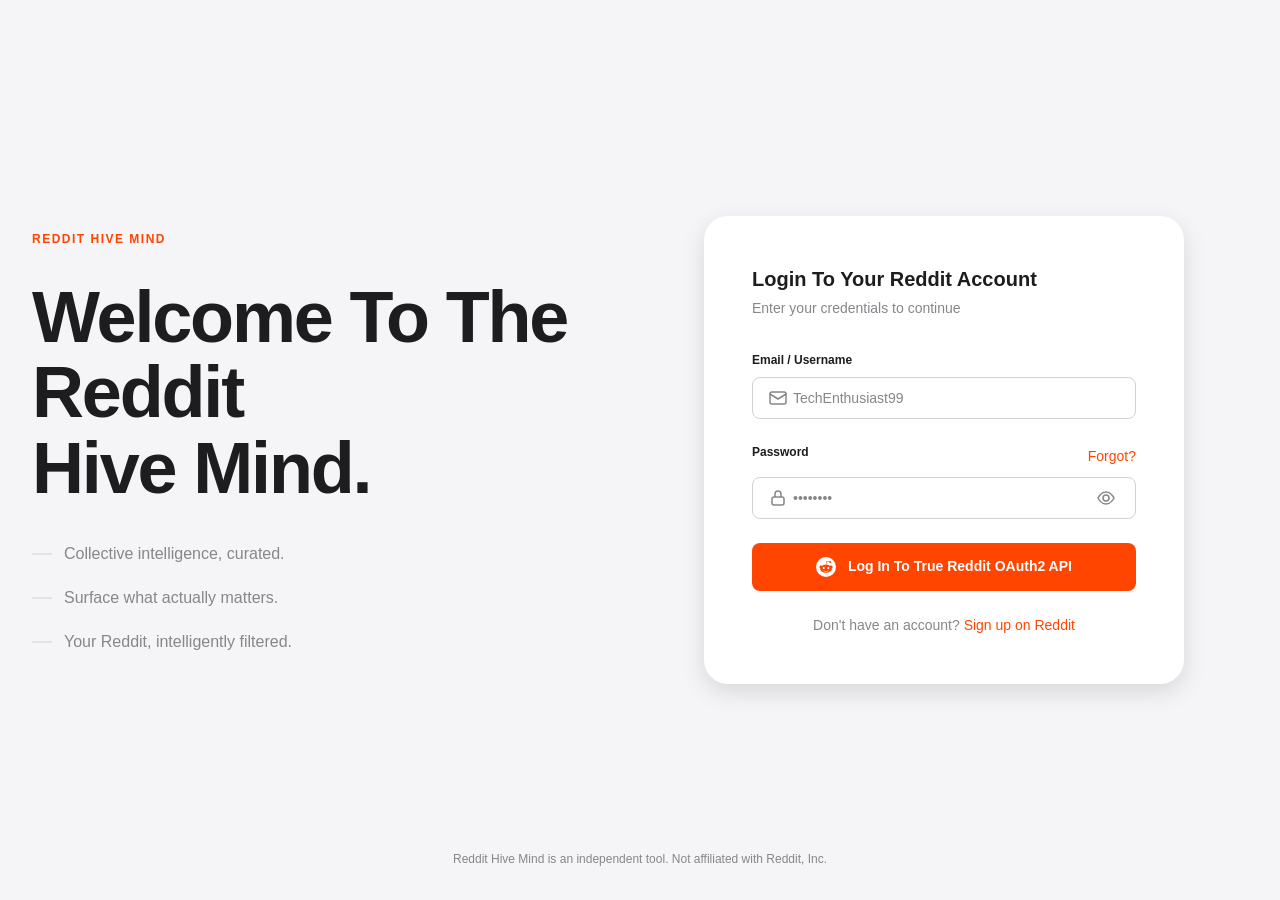
<file: index.html>
<!DOCTYPE html>
<html lang="en">

<head>
    <meta charset="UTF-8">
    <meta name="viewport" content="width=device-width, initial-scale=1.0">
    <title>Reddit Hive Mind</title>
    <link rel="stylesheet" href="main.css">
</head>

<body class="login-page">
    <div class="container">
        <!-- Left Section -->
        <div class="hero-section">
            <div class="brand-label">REDDIT HIVE MIND</div>
            <h1 class="hero-title">
                Welcome To The<br>
                Reddit<br>
                Hive Mind.
            </h1>
            <ul class="tagline-list">
                <li>Collective intelligence, curated.</li>
                <li>Surface what actually matters.</li>
                <li>Your Reddit, intelligently filtered.</li>
            </ul>
        </div>

        <!-- Right Section - Login Card -->
        <div class="login-card">
            <h2>Login To Your Reddit Account</h2>
            <p class="subtitle">Enter your credentials to continue</p>

            <div class="error-message" id="errorMessage" style="display: none;">
                <svg width="16" height="16" viewBox="0 0 16 16" fill="none">
                    <path d="M8 1.5L1.5 14.5H14.5L8 1.5Z" stroke="#FF4500" stroke-width="1.5" stroke-linecap="round"
                        stroke-linejoin="round" />
                    <path d="M8 6V9" stroke="#FF4500" stroke-width="1.5" stroke-linecap="round" />
                    <circle cx="8" cy="11.5" r="0.5" fill="#FF4500" />
                </svg>
                <span>Failed login due to wrong username, email or password.</span>
            </div>

            <form id="loginForm">
                <div class="form-group">
                    <label for="email">Email / Username</label>
                    <div class="input-wrapper">
                        <svg class="input-icon" width="20" height="20" viewBox="0 0 20 20" fill="none">
                            <rect x="2" y="4" width="16" height="12" rx="2" stroke="#86868B" stroke-width="1.5" />
                            <path d="M2 6L10 11L18 6" stroke="#86868B" stroke-width="1.5" stroke-linecap="round" />
                        </svg>
                        <input type="text" id="email" placeholder="TechEnthusiast99" required>
                    </div>
                </div>

                <div class="form-group">
                    <div class="label-row">
                        <label for="password">Password</label>
                        <a href="#" class="forgot-link">Forgot?</a>
                    </div>
                    <div class="input-wrapper">
                        <svg class="input-icon" width="20" height="20" viewBox="0 0 20 20" fill="none">
                            <rect x="4" y="9" width="12" height="8" rx="2" stroke="#86868B" stroke-width="1.5" />
                            <path d="M7 9V6C7 4.34315 8.34315 3 10 3C11.6569 3 13 4.34315 13 6V9" stroke="#86868B"
                                stroke-width="1.5" />
                        </svg>
                        <input type="password" id="password" placeholder="••••••••" required>
                        <button type="button" class="toggle-password" id="togglePassword">
                            <svg width="20" height="20" viewBox="0 0 20 20" fill="none">
                                <path
                                    d="M10 7C8.34315 7 7 8.34315 7 10C7 11.6569 8.34315 13 10 13C11.6569 13 13 11.6569 13 10C13 8.34315 11.6569 7 10 7Z"
                                    stroke="#86868B" stroke-width="1.5" />
                                <path d="M10 4C5 4 2 10 2 10C2 10 5 16 10 16C15 16 18 10 18 10C18 10 15 4 10 4Z"
                                    stroke="#86868B" stroke-width="1.5" />
                            </svg>
                        </button>
                    </div>
                </div>

                <button type="submit" class="btn-primary reddit-oauth-btn" id="loginBtn" style="background-color: #FF4500; border-color: #FF4500; font-weight: 600;">
                    <svg width="20" height="20" viewBox="0 0 24 24" fill="white" style="margin-right: 8px; vertical-align: middle;"><path d="M12 0A12 12 0 0 0 0 12a12 12 0 0 0 12 12 12 12 0 0 0 12-12A12 12 0 0 0 12 0zm5.01 4.744c.688 0 1.25.561 1.25 1.249a1.25 1.25 0 0 1-2.498.056l-2.597-.547-.8 3.747c1.824.07 3.48.632 4.674 1.488.308-.309.73-.491 1.207-.491.968 0 1.754.786 1.754 1.754 0 .716-.435 1.333-1.01 1.614a3.111 3.111 0 0 1 .042.52c0 2.694-3.13 4.87-7.004 4.87-3.874 0-7.004-2.176-7.004-4.87 0-.183.015-.366.043-.534A1.748 1.748 0 0 1 4.028 12c0-.968.786-1.754 1.754-1.754.463 0 .898.196 1.207.49 1.207-.883 2.878-1.43 4.744-1.487l.885-4.182a.342.342 0 0 1 .14-.197.35.35 0 0 1 .238-.042l2.906.617a1.214 1.214 0 0 1 1.108-.701zM9.25 12C8.56 12 8 12.562 8 13.25c0 .687.561 1.248 1.25 1.248.687 0 1.248-.561 1.248-1.249 0-.688-.561-1.249-1.249-1.249zm5.5 0c-.687 0-1.248.562-1.248 1.25 0 .687.561 1.248 1.249 1.248.688 0 1.249-.561 1.249-1.249 0-.688-.562-1.249-1.25-1.249zm-5.466 3.99a.327.327 0 0 0-.231.094.33.33 0 0 0 0 .463c.842.842 2.484.913 2.961.913.477 0 2.105-.056 2.961-.913a.361.361 0 0 0 .029-.463.33.33 0 0 0-.464 0c-.547.533-1.684.73-2.512.73-.828 0-1.979-.196-2.512-.73a.326.326 0 0 0-.232-.095z"/></svg>
                    <span class="btn-text">Log In To True Reddit OAuth2 API</span>
                    <span class="btn-loading" style="display: none;">
                        <svg class="spinner" width="20" height="20" viewBox="0 0 20 20">
                            <circle cx="10" cy="10" r="8" stroke="white" stroke-width="2" fill="none"
                                stroke-dasharray="40" stroke-dashoffset="10" />
                        </svg>
                        <span id="oauth-status-text">Fetching Secure PRAW Refresh Tokens...</span>
                    </span>
                </button>

                <p class="signup-text">
                    Don't have an account? <a href="https://www.reddit.com/register" target="_blank"
                        class="signup-link">Sign up on Reddit</a>
                </p>
            </form>
        </div>
    </div>

    <footer class="disclaimer">
        Reddit Hive Mind is an independent tool. Not affiliated with Reddit, Inc.
    </footer>

    <script src="login.js"></script>
</body>

</html>
</file>
<file: main.css>
/* ===================================
   REDDIT HIVE MIND - MAIN STYLESHEET
   Exact pixel-perfect recreation from Figma
   =================================== */

/* === ROOT VARIABLES === */
:root {
    /* Brand Colors */
    --reddit-orange: #FF4500;
    --reddit-orange-hover: #FF5722;

    /* Neutrals */
    --gray-50: #F5F5F7;
    --gray-100: #E8E8ED;
    --gray-200: #D1D1D6;
    --gray-400: #86868B;
    --gray-900: #1D1D1F;

    /* Sentiment Colors */
    --positive-green: #5B9B74;
    --neutral-gray: #86868B;
    --negative-red: #E75D56;

    /* Background */
    --bg-light: #F5F5F7;
    --bg-white: #FFFFFF;
    --bg-card: #FFFFFF;

    /* Text */
    --text-primary: #1D1D1F;
    --text-secondary: #86868B;

    /* Shadows */
    --shadow-sm: 0 1px 3px rgba(0, 0, 0, 0.04);
    --shadow-md: 0 4px 12px rgba(0, 0, 0, 0.08);
    --shadow-lg: 0 8px 24px rgba(0, 0, 0, 0.12);

    /* Transitions */
    --transition-fast: 150ms ease-in-out;
    --transition-normal: 250ms ease-in-out;

    /* Typography */
    --font-primary: -apple-system, BlinkMacSystemFont, 'Segoe UI', Roboto, Oxygen, Ubuntu, Cantarell, sans-serif;
}

/* === RESET & BASE === */
* {
    margin: 0;
    padding: 0;
    box-sizing: border-box;
}

html {
    font-size: 16px;
    -webkit-font-smoothing: antialiased;
    -moz-osx-font-smoothing: grayscale;
}

body {
    font-family: var(--font-primary);
    color: var(--text-primary);
    background-color: var(--bg-light);
    line-height: 1.5;
}

button {
    font-family: inherit;
    cursor: pointer;
    border: none;
    outline: none;
}

input,
select {
    font-family: inherit;
    outline: none;
}

a {
    text-decoration: none;
    color: inherit;
}

ul {
    list-style: none;
}

/* === LOGIN PAGE === */
.login-page {
    background-color: var(--bg-light);
    min-height: 100vh;
    display: flex;
    align-items: center;
    justify-content: center;
    padding: 2rem;
}

.container {
    display: grid;
    grid-template-columns: 1fr 1fr;
    gap: 8rem;
    max-width: 1400px;
    width: 100%;
    align-items: center;
}

/* Hero Section */
.hero-section {
    max-width: 600px;
}

.brand-label {
    font-size: 0.75rem;
    font-weight: 600;
    letter-spacing: 1.5px;
    text-transform: uppercase;
    color: var(--reddit-orange);
    margin-bottom: 2rem;
}

.hero-title {
    font-size: 4.5rem;
    font-weight: 700;
    line-height: 1.05;
    letter-spacing: -0.03em;
    color: var(--text-primary);
    margin-bottom: 2rem;
}

.tagline-list {
    list-style: none;
    font-size: 1rem;
    color: var(--text-secondary);
    line-height: 2;
}

.tagline-list li {
    position: relative;
    padding-left: 2rem;
    margin-bottom: 0.75rem;
}

.tagline-list li::before {
    content: '';
    position: absolute;
    left: 0;
    top: 50%;
    transform: translateY(-50%);
    width: 20px;
    height: 1px;
    background-color: var(--gray-200);
}

/* Login Card */
.login-card {
    background: var(--bg-white);
    border-radius: 24px;
    padding: 3rem;
    box-shadow: var(--shadow-lg);
    max-width: 480px;
    width: 100%;
}

.login-card h2 {
    font-size: 1.25rem;
    font-weight: 600;
    color: var(--text-primary);
    margin-bottom: 0.25rem;
}

.login-card .subtitle {
    font-size: 0.875rem;
    color: var(--text-secondary);
    margin-bottom: 2rem;
}

/* Error Message */
.error-message {
    background: #FFF5F5;
    border: none;
    border-radius: 8px;
    padding: 0.75rem 1rem;
    margin-bottom: 1.5rem;
    display: flex;
    align-items: center;
    gap: 0.75rem;
    font-size: 0.875rem;
    color: #C62828;
}

.error-message svg {
    flex-shrink: 0;
}

/* Form */
.form-group {
    margin-bottom: 1.5rem;
}

.form-group label {
    display: block;
    font-size: 0.75rem;
    font-weight: 600;
    color: var(--text-primary);
    margin-bottom: 0.5rem;
}

.label-row {
    display: flex;
    justify-content: space-between;
    align-items: center;
    margin-bottom: 0.5rem;
}

.forgot-link {
    font-size: 0.875rem;
    color: var(--reddit-orange);
    font-weight: 500;
    transition: opacity var(--transition-fast);
}

.forgot-link:hover {
    opacity: 0.8;
}

.input-wrapper {
    position: relative;
    display: flex;
    align-items: center;
}

.input-icon {
    position: absolute;
    left: 1rem;
    pointer-events: none;
}

.input-wrapper input {
    width: 100%;
    padding: 0.75rem 1rem 0.75rem 2.5rem;
    border: 1px solid var(--gray-200);
    border-radius: 8px;
    font-size: 0.875rem;
    color: var(--text-primary);
    transition: all var(--transition-fast);
}

.input-wrapper input::placeholder {
    color: var(--text-secondary);
}

.input-wrapper input:focus {
    border-color: var(--reddit-orange);
}

.toggle-password {
    position: absolute;
    right: 1rem;
    background: transparent;
    padding: 0.25rem;
    display: flex;
    align-items: center;
    justify-content: center;
}

/* Buttons */
.btn-primary {
    width: 100%;
    padding: 0.875rem;
    background: #252528;
    color: white;
    border-radius: 8px;
    font-size: 0.875rem;
    font-weight: 500;
    transition: all var(--transition-fast);
    margin-bottom: 1.5rem;
    position: relative;
}

.btn-primary:hover {
    background: #000;
}

.btn-primary:active {
    transform: scale(0.98);
}

.btn-loading {
    display: flex;
    align-items: center;
    justify-content: center;
    gap: 0.5rem;
}

.spinner {
    animation: spin 0.8s linear infinite;
}

@keyframes spin {
    to {
        transform: rotate(360deg);
    }
}

.signup-text {
    text-align: center;
    font-size: 0.875rem;
    color: var(--text-secondary);
}

.signup-link {
    color: var(--reddit-orange);
    font-weight: 500;
}

.signup-link:hover {
    text-decoration: underline;
}

/* Footer */
.disclaimer {
    position: fixed;
    bottom: 2rem;
    left: 50%;
    transform: translateX(-50%);
    font-size: 0.75rem;
    color: var(--text-secondary);
}

/* === DASHBOARD LAYOUT === */
.dashboard-page {
    display: flex;
    background: var(--bg-light);
    min-height: 100vh;
}

/* Sidebar */
.sidebar {
    width: 200px;
    background: var(--bg-white);
    border-right: 1px solid var(--gray-100);
    padding: 2rem 1rem;
    display: flex;
    flex-direction: column;
    align-items: center;
    position: fixed;
    height: 100vh;
    left: 0;
    top: 0;
}

.logo {
    margin-bottom: 3rem;
}

.nav-menu {
    flex: 1;
    width: 100%;
}

.nav-item {
    margin-bottom: 0.5rem;
}

.nav-item a {
    display: flex;
    flex-direction: column;
    align-items: center;
    gap: 0.5rem;
    padding: 1rem;
    border-radius: 12px;
    color: var(--text-secondary);
    transition: all var(--transition-fast);
    text-align: center;
}

.nav-item a span {
    font-size: 0.75rem;
    font-weight: 500;
}

.nav-item:hover a {
    background: var(--gray-50);
    color: var(--text-primary);
}

.nav-item.active a {
    background: #FFF5F0;
    color: var(--reddit-orange);
}

.notification-btn {
    background: transparent;
    padding: 0.75rem;
    border-radius: 12px;
    transition: background var(--transition-fast);
}

.notification-btn:hover {
    background: var(--gray-50);
}

/* Main Content */
.main-content {
    margin-left: 200px;
    flex: 1;
    min-height: 100vh;
}

/* Page Header */
.page-header {
    background: transparent;
    padding: 1.25rem 2.5rem;
    display: flex;
    justify-content: space-between;
    align-items: center;
    border-bottom: none;
    position: sticky;
    top: 0;
    z-index: 10;
}

.header-left {
    display: flex;
    align-items: center;
    gap: 0.75rem;
}

.page-title {
    font-size: 1.125rem;
    font-weight: 600;
    color: var(--text-primary);
}

.header-right {
    display: flex;
    align-items: center;
    gap: 2rem;
}

.date-time {
    text-align: right;
}

.date {
    font-size: 0.875rem;
    font-weight: 500;
    color: var(--text-primary);
}

.time {
    font-size: 0.75rem;
    color: var(--text-secondary);
}

.user-menu {
    display: flex;
    align-items: center;
    gap: 0.75rem;
    cursor: pointer;
    padding: 0.5rem 1rem;
    border-radius: 20px;
    transition: background var(--transition-fast);
    position: relative;
}

.user-menu:hover {
    background: rgba(0, 0, 0, 0.03);
}

.user-avatar {
    width: 32px;
    height: 32px;
    border-radius: 50%;
    overflow: hidden;
}

.username {
    font-size: 0.875rem;
    font-weight: 500;
    color: var(--text-primary);
}

/* Dashboard Content */
.dashboard-content {
    padding: 1rem 2.5rem 2.5rem 2.5rem;
}

/* Topic Search Section */
.search-section {
    display: flex;
    gap: 1rem;
    margin-bottom: 2rem;
    background: var(--bg-white);
    padding: 1.5rem;
    border-radius: 20px;
    box-shadow: 0 4px 20px rgba(0, 0, 0, 0.03);
}

.search-box {
    flex: 1;
    position: relative;
    display: flex;
    align-items: center;
}

.search-icon {
    position: absolute;
    left: 1.25rem;
    color: var(--text-secondary);
}

.topic-search-input {
    width: 100%;
    padding: 1rem 1rem 1rem 3.5rem;
    border: 1px solid var(--gray-200);
    border-radius: 12px;
    font-size: 1rem;
    color: var(--text-primary);
    transition: all var(--transition-fast);
}

.topic-search-input:focus {
    outline: none;
    border-color: var(--reddit-orange);
    box-shadow: 0 0 0 3px rgba(255, 69, 0, 0.1);
}

.analyze-btn {
    width: auto !important;
    padding: 1rem 2rem;
    white-space: nowrap;
    margin: 0;
    align-self: center;
}

.section-header {
    display: flex;
    justify-content: space-between;
    align-items: center;
    margin-bottom: 2rem;
}

.section-header h2 {
    font-size: 1.75rem;
    font-weight: 600;
    color: var(--text-primary);
}

.timeline-selector {
    display: flex;
    align-items: center;
    gap: 0.75rem;
    background: var(--bg-white);
    padding: 0.5rem 1rem;
    border-radius: 12px;
    border: 1px solid var(--gray-100);
    position: relative;
}

.timeline-selector label {
    font-size: 0.875rem;
    color: var(--text-secondary);
    font-weight: 500;
}

.timeline-selector select {
    border: none;
    background: transparent;
    font-size: 0.875rem;
    font-weight: 600;
    color: var(--reddit-orange);
    padding-right: 1.5rem;
    appearance: none;
    cursor: pointer;
}

.timeline-selector svg {
    position: absolute;
    right: 1rem;
    pointer-events: none;
}

/* Score Grid */
.score-grid {
    display: grid;
    grid-template-columns: repeat(3, 1fr);
    gap: 1.5rem;
    margin-bottom: 2rem;
}

.score-card {
    background: var(--bg-white);
    border-radius: 20px;
    padding: 2rem;
    box-shadow: 0 4px 20px rgba(0, 0, 0, 0.03);
    border: none;
}

.score-card h3 {
    font-size: 1rem;
    font-weight: 600;
    color: var(--text-primary);
    margin-bottom: 1.5rem;
}

/* Gauge */
.gauge-container {
    display: flex;
    flex-direction: column;
    align-items: center;
    gap: 1rem;
}

.gauge {
    max-width: 200px;
}

.large-score {
    font-size: 3rem;
    font-weight: 600;
    color: var(--text-primary);
    text-align: center;
    margin-bottom: 0.5rem;
}

.score-label {
    display: flex;
    align-items: center;
    gap: 0.5rem;
    font-size: 0.875rem;
    font-weight: 500;
    justify-content: center;
}

.score-label.positive {
    color: var(--positive-green);
}

.score-label.neutral {
    color: var(--neutral-gray);
}

.score-label.negative {
    color: var(--negative-red);
}

.sentiment-score-subtitle {
    text-align: center;
    font-size: 0.75rem;
    color: var(--text-secondary);
    margin-bottom: 1.5rem;
}

/* Breakdown */
.breakdown-toggle {
    width: 100%;
    background: #FFF5F0;
    color: var(--reddit-orange);
    padding: 0.75rem;
    border-radius: 12px;
    font-size: 0.875rem;
    font-weight: 500;
    display: flex;
    align-items: center;
    justify-content: center;
    gap: 0.5rem;
    margin-bottom: 1rem;
    transition: background var(--transition-fast);
}

.breakdown-toggle:hover {
    background: #FFE5D9;
}

.breakdown-list {
    display: flex;
    flex-direction: column;
    gap: 0.75rem;
}

.breakdown-item {
    display: flex;
    justify-content: space-between;
    align-items: center;
    padding: 0.75rem 0;
    border-bottom: 1px solid var(--gray-100);
}

.breakdown-item:last-child {
    border-bottom: none;
}

.breakdown-label {
    display: flex;
    align-items: center;
    gap: 0.5rem;
    font-size: 0.875rem;
    color: var(--text-primary);
}

.breakdown-value {
    display: flex;
    align-items: center;
    gap: 0.5rem;
}

.percentage {
    font-size: 0.875rem;
    font-weight: 600;
    color: var(--text-primary);
}

/* Chart Container */
.chart-container {
    background: var(--bg-white);
    border-radius: 20px;
    padding: 2.5rem;
    box-shadow: 0 4px 20px rgba(0, 0, 0, 0.03);
    border: none;
}

.chart-header {
    display: flex;
    justify-content: space-between;
    align-items: center;
    margin-bottom: 2rem;
}

.chart-header h3 {
    font-size: 1rem;
    font-weight: 600;
    color: var(--text-primary);
}

.chart-subtitle {
    font-size: 0.875rem;
    color: var(--text-secondary);
    margin-top: 0.25rem;
}

.chart-legend {
    display: flex;
    gap: 1.5rem;
}

.legend-item {
    display: flex;
    align-items: center;
    gap: 0.5rem;
    font-size: 0.75rem;
    color: var(--text-secondary);
}

.legend-item svg {
    border-radius: 2px;
}

.chart-wrapper {
    position: relative;
    height: 300px;
}

/* === PERSONAL PAGE === */
.trend-badge {
    display: flex;
    align-items: center;
    gap: 0.5rem;
    background: #FFF5F0;
    padding: 0.5rem 1rem;
    border-radius: 20px;
    font-size: 0.875rem;
    font-weight: 500;
}

.trend-badge.positive {
    color: var(--reddit-orange);
}

.personal-grid {
    display: grid;
    grid-template-columns: 400px 1fr;
    gap: 1.5rem;
    margin-bottom: 2rem;
}

.personal-score-card {
    background: var(--bg-white);
    border-radius: 20px;
    padding: 2.5rem;
    box-shadow: 0 4px 20px rgba(0, 0, 0, 0.03);
    border: none;
}

.personal-score-card h3 {
    font-size: 1rem;
    font-weight: 600;
    color: var(--text-primary);
    margin-bottom: 1.5rem;
}

.gauge-container-small {
    display: flex;
    flex-direction: column;
    align-items: center;
    gap: 1rem;
    margin-bottom: 2rem;
}

.score-label-small {
    display: flex;
    align-items: center;
    gap: 0.5rem;
    font-size: 0.75rem;
    font-weight: 500;
}

.score-label-small.positive {
    color: var(--positive-green);
}

.stats-list {
    display: flex;
    flex-direction: column;
    gap: 0.75rem;
}

.stat-row {
    display: flex;
    justify-content: space-between;
    align-items: center;
    padding: 0.75rem 0;
    border-bottom: 1px solid var(--gray-100);
}

.stat-row:last-child {
    border-bottom: none;
}

.stat-label {
    font-size: 0.875rem;
    color: var(--text-secondary);
}

.stat-value {
    font-size: 0.875rem;
    font-weight: 600;
    color: var(--text-primary);
    display: flex;
    align-items: center;
    gap: 0.25rem;
}

.stat-value.positive {
    color: var(--positive-green);
}

/* Trends Card */
.trends-card {
    background: var(--bg-white);
    border-radius: 20px;
    padding: 2rem;
    box-shadow: var(--shadow-sm);
    border: 1px solid var(--gray-100);
}

.trends-card h3 {
    font-size: 1rem;
    font-weight: 600;
    color: var(--text-primary);
    margin-bottom: 0.5rem;
}

.trends-subtitle {
    font-size: 0.875rem;
    color: var(--text-secondary);
    margin-bottom: 1.5rem;
}

.trends-list {
    display: flex;
    flex-direction: column;
    gap: 1rem;
}

.trend-item {
    display: grid;
    grid-template-columns: auto 1fr auto;
    gap: 1rem;
    align-items: start;
    padding: 1rem;
    border-radius: 12px;
    border: 1px solid var(--gray-100);
}

.trend-icon {
    width: 32px;
    height: 32px;
    border-radius: 8px;
    display: flex;
    align-items: center;
    justify-content: center;
}

.trend-icon.positive {
    background: #E8F5E9;
}

.trend-icon.neutral {
    background: #F5F5F5;
}

.trend-icon.negative {
    background: #FFEBEE;
}

.trend-content {
    flex: 1;
}

.trend-title {
    font-size: 0.875rem;
    font-weight: 600;
    color: var(--text-primary);
    margin-bottom: 0.25rem;
}

.trend-desc {
    font-size: 0.8125rem;
    color: var(--text-secondary);
}

.trend-stats {
    text-align: right;
}

.trend-percent {
    font-size: 1rem;
    font-weight: 600;
    display: block;
    margin-bottom: 0.25rem;
}

.trend-percent.positive {
    color: var(--positive-green);
}

.trend-percent.neutral {
    color: var(--neutral-gray);
}

.trend-percent.negative {
    color: var(--negative-red);
}

.trend-label {
    font-size: 0.75rem;
    color: var(--text-secondary);
}

/* === RECOMMENDATIONS PAGE === */
.recommendations-page {
    max-width: 1200px;
}

.recs-badge {
    background: #FFF5F0;
    padding: 0.5rem 1rem;
    border-radius: 20px;
}

.badge-text {
    font-size: 0.875rem;
    font-weight: 500;
    color: var(--reddit-orange);
}

.intro-box {
    background: var(--bg-white);
    border-radius: 16px;
    padding: 1.5rem;
    margin-bottom: 2rem;
    border: 1px solid var(--gray-100);
}

.intro-box p {
    font-size: 0.9375rem;
    color: var(--text-secondary);
    line-height: 1.6;
}

.subreddits-section h3 {
    font-size: 1rem;
    font-weight: 600;
    color: var(--text-primary);
    margin-bottom: 1.5rem;
}

.subreddit-list {
    display: flex;
    flex-direction: column;
    gap: 1rem;
}

.subreddit-card {
    background: var(--bg-white);
    border-radius: 16px;
    padding: 1.5rem;
    border: 1px solid var(--gray-100);
    display: grid;
    grid-template-columns: auto 1fr auto auto;
    gap: 1.5rem;
    align-items: center;
    transition: all var(--transition-fast);
}

.subreddit-card:hover {
    box-shadow: var(--shadow-md);
    border-color: var(--gray-200);
}

.subreddit-rank {
    width: 40px;
    height: 40px;
    background: var(--gray-50);
    border-radius: 12px;
    display: flex;
    align-items: center;
    justify-content: center;
    font-size: 1.125rem;
    font-weight: 600;
    color: var(--text-primary);
}

.subreddit-content {
    flex: 1;
}

.subreddit-header {
    display: flex;
    align-items: baseline;
    gap: 0.75rem;
    margin-bottom: 0.5rem;
}

.subreddit-header h4 {
    font-size: 1rem;
    font-weight: 600;
    color: var(--text-primary);
}

.member-count {
    font-size: 0.75rem;
    color: var(--text-secondary);
}

.subreddit-desc {
    font-size: 0.875rem;
    color: var(--text-secondary);
    margin-bottom: 0.5rem;
    line-height: 1.5;
}

.match-reason {
    font-size: 0.8125rem;
    color: var(--reddit-orange);
    margin-bottom: 0.75rem;
}

.tag-list {
    display: flex;
    gap: 0.5rem;
    flex-wrap: wrap;
}

.tag {
    background: var(--gray-50);
    padding: 0.25rem 0.75rem;
    border-radius: 12px;
    font-size: 0.75rem;
    color: var(--text-secondary);
    font-weight: 500;
}

.subreddit-match {
    text-align: center;
}

.match-score {
    font-size: 1.5rem;
    font-weight: 600;
    color: var(--text-primary);
}

.match-label {
    font-size: 0.75rem;
    color: var(--text-secondary);
}

.subreddit-actions {
    display: flex;
    gap: 0.5rem;
}

.btn-join {
    background: var(--reddit-orange);
    color: white;
    padding: 0.625rem 1.25rem;
    border-radius: 12px;
    font-size: 0.875rem;
    font-weight: 500;
    display: flex;
    align-items: center;
    gap: 0.5rem;
    transition: background var(--transition-fast);
}

.btn-join:hover {
    background: var(--reddit-orange-hover);
}

.btn-external {
    background: transparent;
    border: 1px solid var(--gray-200);
    padding: 0.625rem;
    border-radius: 12px;
    display: flex;
    align-items: center;
    justify-content: center;
    transition: all var(--transition-fast);
}

.btn-external:hover {
    background: var(--gray-50);
    border-color: var(--gray-400);
}

/* === MODAL PREVIEW === */
.modal-preview {
    position: fixed;
    inset: 0;
    background: rgba(0, 0, 0, 0.5);
    display: none; /* hidden by default */
    align-items: center;
    justify-content: center;
    z-index: 1000;
    padding: 2rem;
}

.modal-preview.show {
    display: flex;
}

.modal {
    background: white;
    border-radius: 24px;
    padding: 2.5rem;
    max-width: 480px;
    width: 100%;
    text-align: center;
    box-shadow: var(--shadow-lg);
}

.modal-icon {
    width: 64px;
    height: 64px;
    margin: 0 auto 1.5rem;
    background: #FFF5F0;
    border-radius: 50%;
    display: flex;
    align-items: center;
    justify-content: center;
}

.modal h3 {
    font-size: 1.25rem;
    font-weight: 600;
    color: var(--text-primary);
    margin-bottom: 0.75rem;
}

.modal p {
    font-size: 0.9375rem;
    color: var(--text-secondary);
    line-height: 1.6;
    margin-bottom: 2rem;
}

.modal button:not(.close-modal) {
    width: 100%;
    padding: 1rem;
    background: var(--text-primary);
    color: white;
    border-radius: 12px;
    font-size: 0.9375rem;
    font-weight: 500;
    transition: background var(--transition-fast);
}

.modal button:not(.close-modal):hover {
    background: #000;
}

.loading-modal {
    background: white;
    border-radius: 24px;
    padding: 3rem;
    max-width: 400px;
    width: 100%;
    text-align: center;
    box-shadow: var(--shadow-lg);
}

.loading-spinner {
    width: 48px;
    height: 48px;
    margin: 0 auto 1.5rem;
    border: 4px solid var(--gray-100);
    border-top-color: var(--reddit-orange);
    border-radius: 50%;
    animation: spin 0.8s linear infinite;
}

.loading-modal h3 {
    font-size: 1.125rem;
    font-weight: 600;
    color: var(--text-primary);
    margin-bottom: 0.5rem;
}

.loading-modal p {
    font-size: 0.875rem;
    color: var(--text-secondary);
}

.progress-bar {
    width: 100%;
    height: 4px;
    background: var(--gray-100);
    border-radius: 2px;
    margin-top: 1.5rem;
    overflow: hidden;
}

/* === SETTINGS MODAL === */
.settings-modal {
    max-width: 500px;
    text-align: left;
}

.settings-modal .modal-header {
    display: flex;
    justify-content: space-between;
    align-items: center;
    margin-bottom: 1.5rem;
    border-bottom: 1px solid var(--gray-100);
    padding-bottom: 1rem;
}

.settings-modal h3 {
    margin-bottom: 0;
    font-size: 1.25rem;
}

.close-modal {
    background: transparent !important;
    border: none;
    cursor: pointer;
    color: var(--text-secondary);
    transition: color var(--transition-fast);
    display: flex;
    align-items: center;
    justify-content: center;
    width: auto !important;
    padding: 0 !important;
}

.close-modal svg {
    width: 24px;
    height: 24px;
}

.close-modal:hover {
    color: var(--text-primary);
}

.settings-group {
    margin-bottom: 1.5rem;
}

.settings-group label {
    display: block;
    font-size: 0.875rem;
    font-weight: 600;
    color: var(--text-primary);
    margin-bottom: 0.5rem;
}

.settings-group p {
    font-size: 0.8125rem;
    color: var(--text-secondary);
    margin-bottom: 1rem;
}

.settings-group select, 
.settings-group input[type="text"] {
    width: 100%;
    padding: 0.75rem 1rem;
    border: 1px solid var(--gray-200);
    border-radius: 8px;
    font-size: 0.875rem;
    background: var(--bg-light);
    color: var(--text-primary);
    margin-bottom: 0.5rem;
}

.settings-modal .btn-primary {
    margin-bottom: 0;
}

/* === PROFILE PAGE === */
.profile-content {
    max-width: 800px;
    margin: 0 auto;
}

.profile-header-card {
    background: var(--bg-white);
    border-radius: 20px;
    padding: 3rem;
    box-shadow: 0 4px 20px rgba(0, 0, 0, 0.03);
    border: none;
    display: flex;
    flex-direction: column;
    align-items: center;
    text-align: center;
    margin-bottom: 2rem;
}

.profile-avatar-large {
    width: 96px;
    height: 96px;
    border-radius: 50%;
    display: flex;
    justify-content: center;
    align-items: center;
    background: var(--reddit-orange);
    color: white;
    font-size: 2.5rem;
    font-weight: 700;
    margin-bottom: 1rem;
}

.profile-username {
    font-size: 1.5rem;
    font-weight: 700;
    color: var(--text-primary);
}

.profile-bio {
    font-size: 1rem;
    color: var(--text-secondary);
    margin-top: 0.5rem;
    max-width: 400px;
}

.readonly-notice {
    background: var(--gray-50);
    color: var(--text-secondary);
    padding: 1rem 1.5rem;
    border-radius: 12px;
    font-size: 0.875rem;
    margin-top: 1.5rem;
    display: flex;
    align-items: center;
    gap: 0.75rem;
    border: 1px solid var(--gray-100);
}

.readonly-notice svg {
    flex-shrink: 0;
}

.comment-feed {
    display: flex;
    flex-direction: column;
    gap: 1.5rem;
}

.reddit-comment-card {
    background: var(--bg-white);
    border-radius: 16px;
    padding: 1.5rem;
    box-shadow: 0 4px 20px rgba(0, 0, 0, 0.03);
}

.comment-meta {
    display: flex;
    align-items: center;
    gap: 0.5rem;
    margin-bottom: 0.5rem;
    font-size: 0.8125rem;
}

.comment-subreddit {
    font-weight: 600;
    color: var(--text-primary);
}

.comment-author {
    color: var(--text-secondary);
}

.comment-dot {
    color: var(--gray-200);
}

.comment-time {
    color: var(--text-secondary);
}

.comment-thread-title {
    font-size: 1.125rem;
    font-weight: 600;
    color: var(--text-primary);
    margin-bottom: 0.75rem;
}

.comment-body {
    font-size: 0.9375rem;
    color: var(--text-primary);
    line-height: 1.6;
    margin-bottom: 1rem;
}

.comment-actions {
    display: flex;
    align-items: center;
    gap: 1.5rem;
    color: var(--text-secondary);
    font-size: 0.875rem;
    font-weight: 500;
}

.action-btn {
    display: flex;
    align-items: center;
    gap: 0.25rem;
    cursor: pointer;
    transition: color var(--transition-fast);
}

.action-btn:hover {
    color: var(--reddit-orange);
}

.sentiment-tag {
    display: inline-flex;
    align-items: center;
    padding: 0.25rem 0.5rem;
    border-radius: 8px;
    font-size: 0.75rem;
    font-weight: 600;
    margin-left: auto;
}

.sentiment-tag.positive {
    background: #E8F5E9;
    color: var(--positive-green);
}

.sentiment-tag.negative {
    background: #FFEBEE;
    color: var(--negative-red);
}

.sentiment-tag.neutral {
    background: #F5F5F5;
    color: var(--neutral-gray);
}


/* === RESPONSIVE === */
@media (max-width: 1200px) {
    .score-grid {
        grid-template-columns: 1fr;
    }

    .personal-grid {
        grid-template-columns: 1fr;
    }
}

@media (max-width: 968px) {
    .container {
        grid-template-columns: 1fr;
        gap: 3rem;
    }

    .hero-title {
        font-size: 3rem;
    }

    .sidebar {
        width: 80px;
        padding: 1.5rem 0.5rem;
    }

    .nav-item a span {
        font-size: 0.625rem;
    }

    .main-content {
        margin-left: 80px;
    }

    .subreddit-card {
        grid-template-columns: 1fr;
        gap: 1rem;
    }

    .subreddit-match {
        text-align: left;
    }
}

@media (max-width: 640px) {
    .login-page {
        padding: 1rem;
    }

    .hero-section {
        text-align: center;
    }

    .hero-title {
        font-size: 2.5rem;
    }

    .login-card {
        padding: 2rem;
    }

    .sidebar {
        display: none;
    }

    .main-content {
        margin-left: 0;
    }

    .page-header {
        padding: 1rem;
    }

    .header-right {
        gap: 1rem;
    }

    .date-time {
        display: none;
    }

    .dashboard-content {
        padding: 1rem;
    }

    .section-header {
        flex-direction: column;
        align-items: flex-start;
        gap: 1rem;
    }
}

/* Dropdown Menus */
.dropdown-menu {
    position: absolute;
    top: calc(100% + 0.5rem);
    right: 0;
    background: var(--bg-white);
    border-radius: 12px;
    box-shadow: 0 4px 20px rgba(0, 0, 0, 0.08);
    min-width: 200px;
    padding: 0.5rem;
    display: none;
    flex-direction: column;
    z-index: 1000;
    border: 1px solid var(--gray-100);
}

.dropdown-menu.show {
    display: flex;
    animation: fadeIn 0.2s ease-out;
}

.dropdown-item {
    padding: 0.75rem 1rem;
    color: var(--text-primary);
    text-decoration: none;
    border-radius: 8px;
    font-size: 0.9rem;
    font-weight: 500;
    cursor: pointer;
    transition: background 0.2s;
}

.dropdown-item:hover {
    background: var(--bg-light);
}

.dropdown-divider {
    height: 1px;
    background: var(--gray-100);
    margin: 0.5rem 0;
}

.dropdown-header {
    padding: 0.5rem 1rem;
    font-size: 0.8rem;
    text-transform: uppercase;
    letter-spacing: 0.5px;
    color: var(--text-secondary);
    font-weight: 600;
}

.dropdown-empty {
    padding: 1rem;
    text-align: center;
    color: var(--text-secondary);
    font-size: 0.875rem;
}

.notification-wrapper {
    position: relative;
    width: 100%;
    margin-top: auto;
    display: flex;
    justify-content: center;
    align-items: center;
}

.notification-wrapper .dropdown-menu {
    top: auto;
    bottom: 0;
    left: calc(100% + 1rem); /* Pop to the right of the sidebar */
    right: auto;
    width: 280px; /* Wider for notifications */
}

/* Sidebar Credits */
.sidebar-footer {
    display: flex;
    flex-direction: column;
    align-items: center;
    gap: 0.5rem;
    padding-top: 1.5rem;
    margin-top: 1.5rem;
    border-top: 1px solid var(--gray-100);
    width: 100%;
}

.creator-credits {
    font-size: 0.75rem;
    color: var(--text-secondary);
    text-align: center;
    line-height: 1.6;
}

.credit-links {
    display: flex;
    gap: 1rem;
    justify-content: center;
    margin-top: 0.25rem;
}

.credit-links a {
    color: var(--gray-400);
    transition: color var(--transition-fast);
}

.credit-links a:hover {
    color: var(--reddit-orange);
}

@keyframes fadeIn {
    from {
        opacity: 0;
        transform: translateY(-10px);
    }
    to {
        opacity: 1;
        transform: translateY(0);
    }
}
</file>
